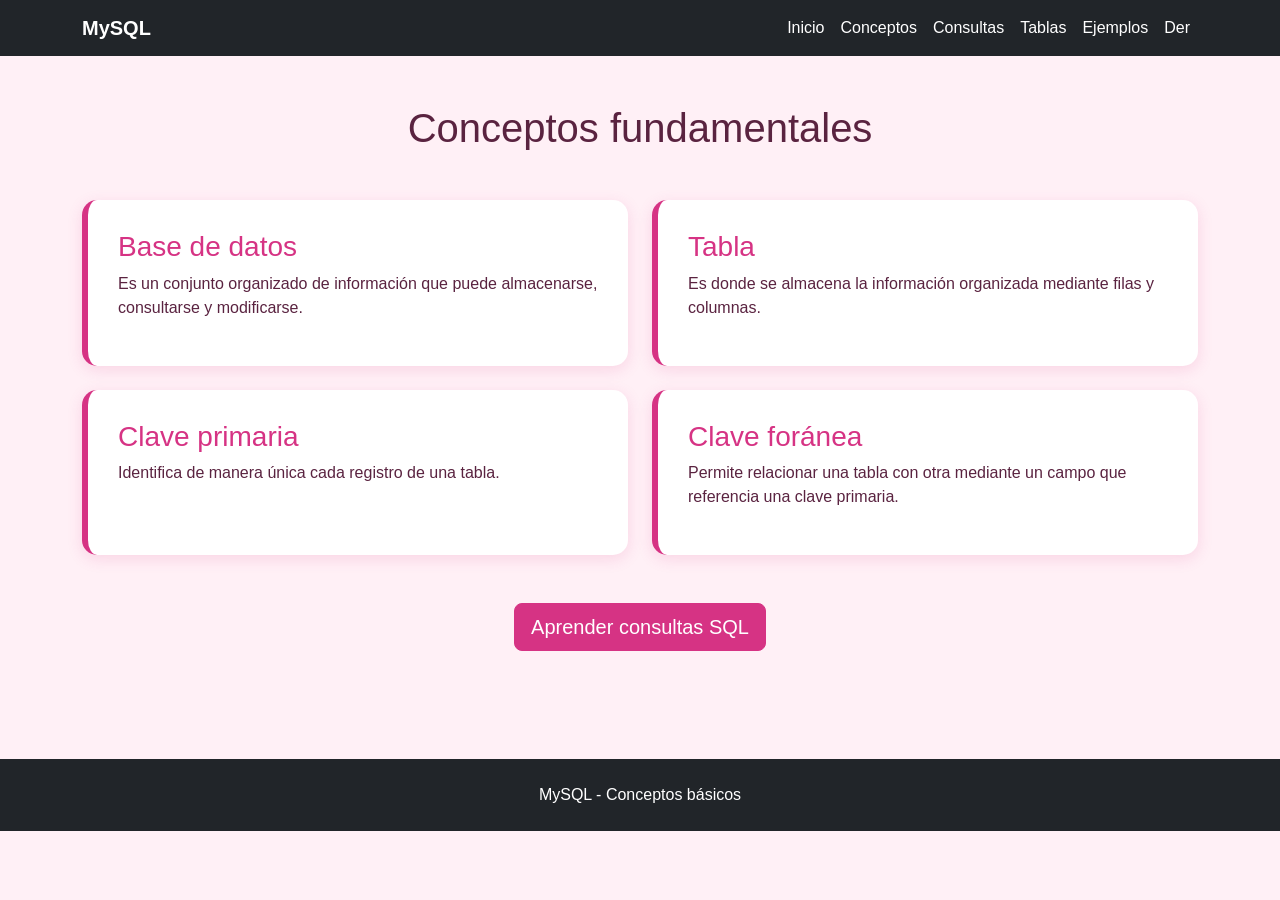
<file: Nuevo/conceptos.html>
<!DOCTYPE html>
<html lang="es">
<head>
    <meta charset="UTF-8">
    <meta name="viewport" content="width=device-width, initial-scale=1.0">

    <title>MySQL | Conceptos</title>

    <link href="https://cdn.jsdelivr.net/npm/bootstrap@5.3.3/dist/css/bootstrap.min.css" rel="stylesheet">
    <link rel="stylesheet" href="css/Estilo.css">
</head>

<body>

<nav class="navbar navbar-expand-lg navbar-dark bg-dark">
    <div class="container">
        <a class="navbar-brand fw-bold" href="index.html">MySQL</a>

        <button class="navbar-toggler" data-bs-toggle="collapse" data-bs-target="#menu">
            <span class="navbar-toggler-icon"></span>
        </button>

        <div class="collapse navbar-collapse" id="menu">
            <ul class="navbar-nav ms-auto">
                <li class="nav-item"><a class="nav-link" href="index.html">Inicio</a></li>
                <li class="nav-item"><a class="nav-link active" href="conceptos.html">Conceptos</a></li>
                <li class="nav-item"><a class="nav-link" href="consultas.html">Consultas</a></li>
                <li class="nav-item"><a class="nav-link" href="tablas.html">Tablas</a></li>
                <li class="nav-item"><a class="nav-link" href="ejemplos.html">Ejemplos</a></li>
                <li class="nav-item"><a class="nav-link" href="der.html">Der</a></li>
            </ul>
        </div>
    </div>
</nav>

<div class="container py-5">

    <h1 class="text-center mb-5">Conceptos fundamentales</h1>

    <div class="row g-4">

        <div class="col-md-6">
            <div class="info-box">
                <h3>Base de datos</h3>
                <p>
                    Es un conjunto organizado de información que puede
                    almacenarse, consultarse y modificarse.
                </p>
            </div>
        </div>

        <div class="col-md-6">
            <div class="info-box">
                <h3>Tabla</h3>
                <p>
                    Es donde se almacena la información organizada
                    mediante filas y columnas.
                </p>
            </div>
        </div>

        <div class="col-md-6">
            <div class="info-box">
                <h3>Clave primaria</h3>
                <p>
                    Identifica de manera única cada registro de una tabla.
                </p>
            </div>
        </div>

        <div class="col-md-6">
            <div class="info-box">
                <h3>Clave foránea</h3>
                <p>
                    Permite relacionar una tabla con otra mediante un campo
                    que referencia una clave primaria.
                </p>
            </div>
        </div>

    </div>

    <div class="text-center mt-5">
        <a href="consultas.html" class="btn btn-primary btn-lg">
            Aprender consultas SQL
        </a>
    </div>

</div>

<footer class="bg-dark text-white text-center p-4">
    <p class="mb-0">MySQL - Conceptos básicos</p>
</footer>

<script src="https://cdn.jsdelivr.net/npm/bootstrap@5.3.3/dist/js/bootstrap.bundle.min.js"></script>

</body>
</html>
</file>
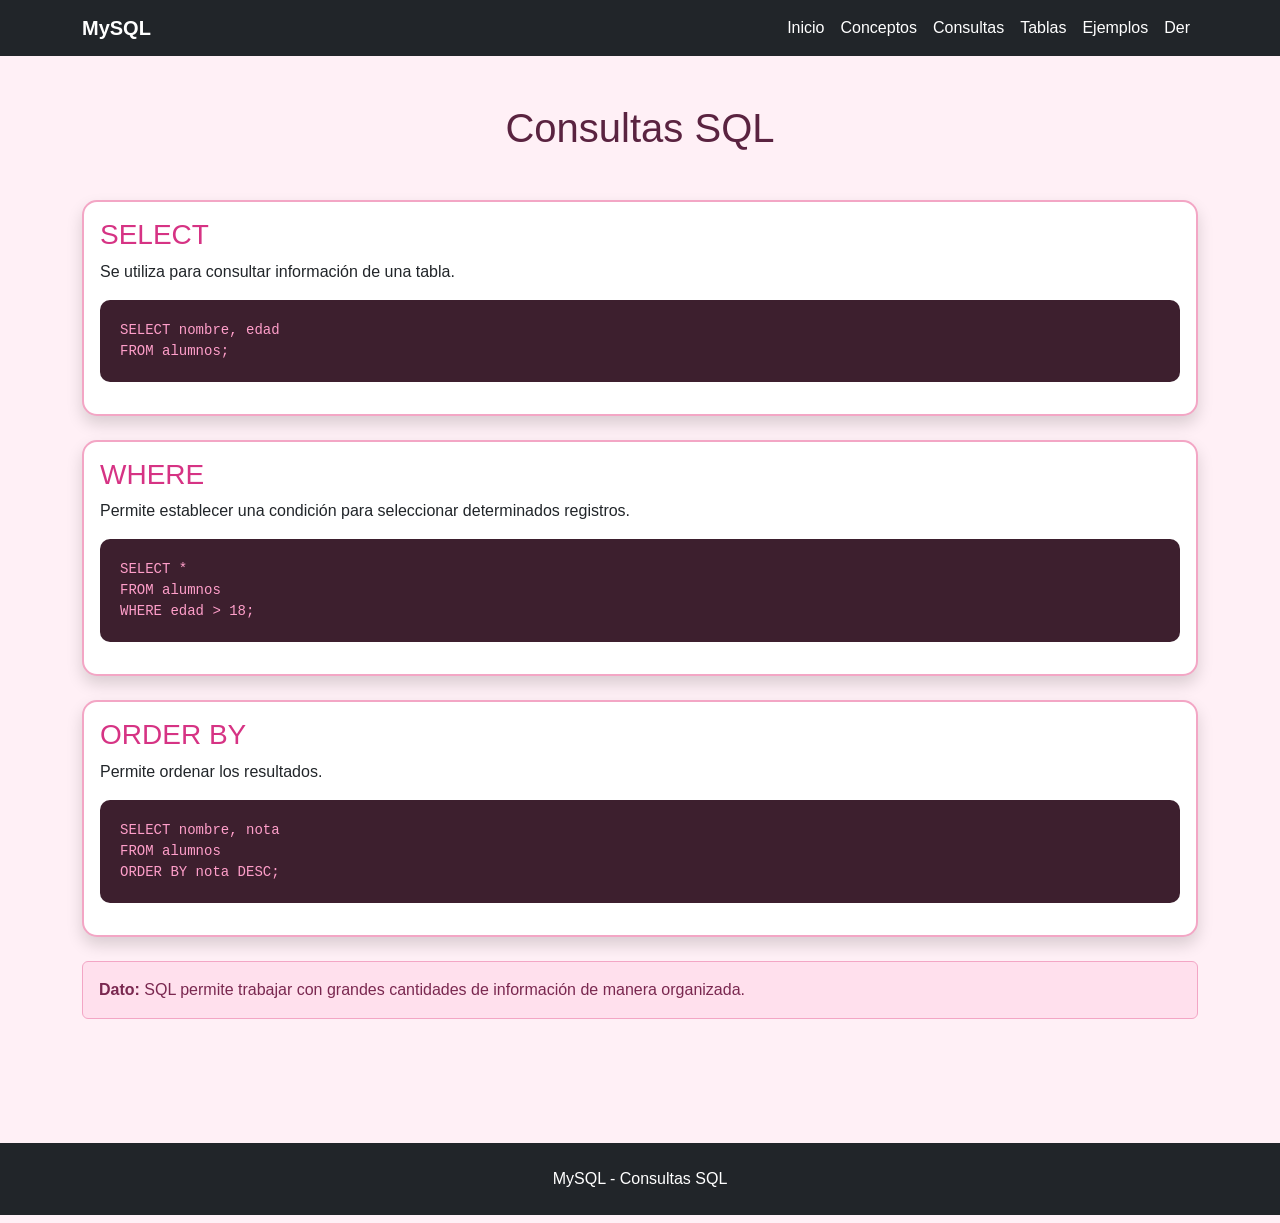
<file: Nuevo/consultas.html>
<!DOCTYPE html>
<html lang="es">
<head>
    <meta charset="UTF-8">
    <meta name="viewport" content="width=device-width, initial-scale=1.0">

    <title>MySQL | Consultas</title>

    <link href="https://cdn.jsdelivr.net/npm/bootstrap@5.3.3/dist/css/bootstrap.min.css" rel="stylesheet">
    <link rel="stylesheet" href="css/Estilo.css">
</head>

<body>

<nav class="navbar navbar-expand-lg navbar-dark bg-dark">
    <div class="container">
        <a class="navbar-brand fw-bold" href="index.html">MySQL</a>

        <button class="navbar-toggler" data-bs-toggle="collapse" data-bs-target="#menu">
            <span class="navbar-toggler-icon"></span>
        </button>

        <div class="collapse navbar-collapse" id="menu">
            <ul class="navbar-nav ms-auto">
                <li class="nav-item"><a class="nav-link" href="index.html">Inicio</a></li>
                <li class="nav-item"><a class="nav-link" href="conceptos.html">Conceptos</a></li>
                <li class="nav-item"><a class="nav-link active" href="consultas.html">Consultas</a></li>
                <li class="nav-item"><a class="nav-link" href="tablas.html">Tablas</a></li>
                <li class="nav-item"><a class="nav-link" href="ejemplos.html">Ejemplos</a></li>
                <li class="nav-item"><a class="nav-link" href="der.html">Der</a></li>
            </ul>
        </div>
    </div>
</nav>

<div class="container py-5">

    <h1 class="text-center mb-5">Consultas SQL</h1>

    <div class="card shadow mb-4">
        <div class="card-body">
            <h3>SELECT</h3>

            <p>
                Se utiliza para consultar información de una tabla.
            </p>

            <pre><code>SELECT nombre, edad
FROM alumnos;</code></pre>
        </div>
    </div>

    <div class="card shadow mb-4">
        <div class="card-body">
            <h3>WHERE</h3>

            <p>
                Permite establecer una condición para seleccionar
                determinados registros.
            </p>

            <pre><code>SELECT *
FROM alumnos
WHERE edad > 18;</code></pre>
        </div>
    </div>

    <div class="card shadow mb-4">
        <div class="card-body">
            <h3>ORDER BY</h3>

            <p>
                Permite ordenar los resultados.
            </p>

            <pre><code>SELECT nombre, nota
FROM alumnos
ORDER BY nota DESC;</code></pre>
        </div>
    </div>

    <div class="alert alert-info">
        <strong>Dato:</strong>
        SQL permite trabajar con grandes cantidades de información
        de manera organizada.
    </div>

</div>

<footer class="bg-dark text-white text-center p-4">
    <p class="mb-0">MySQL - Consultas SQL</p>
</footer>

<script src="https://cdn.jsdelivr.net/npm/bootstrap@5.3.3/dist/js/bootstrap.bundle.min.js"></script>

</body>
</html>
</file>
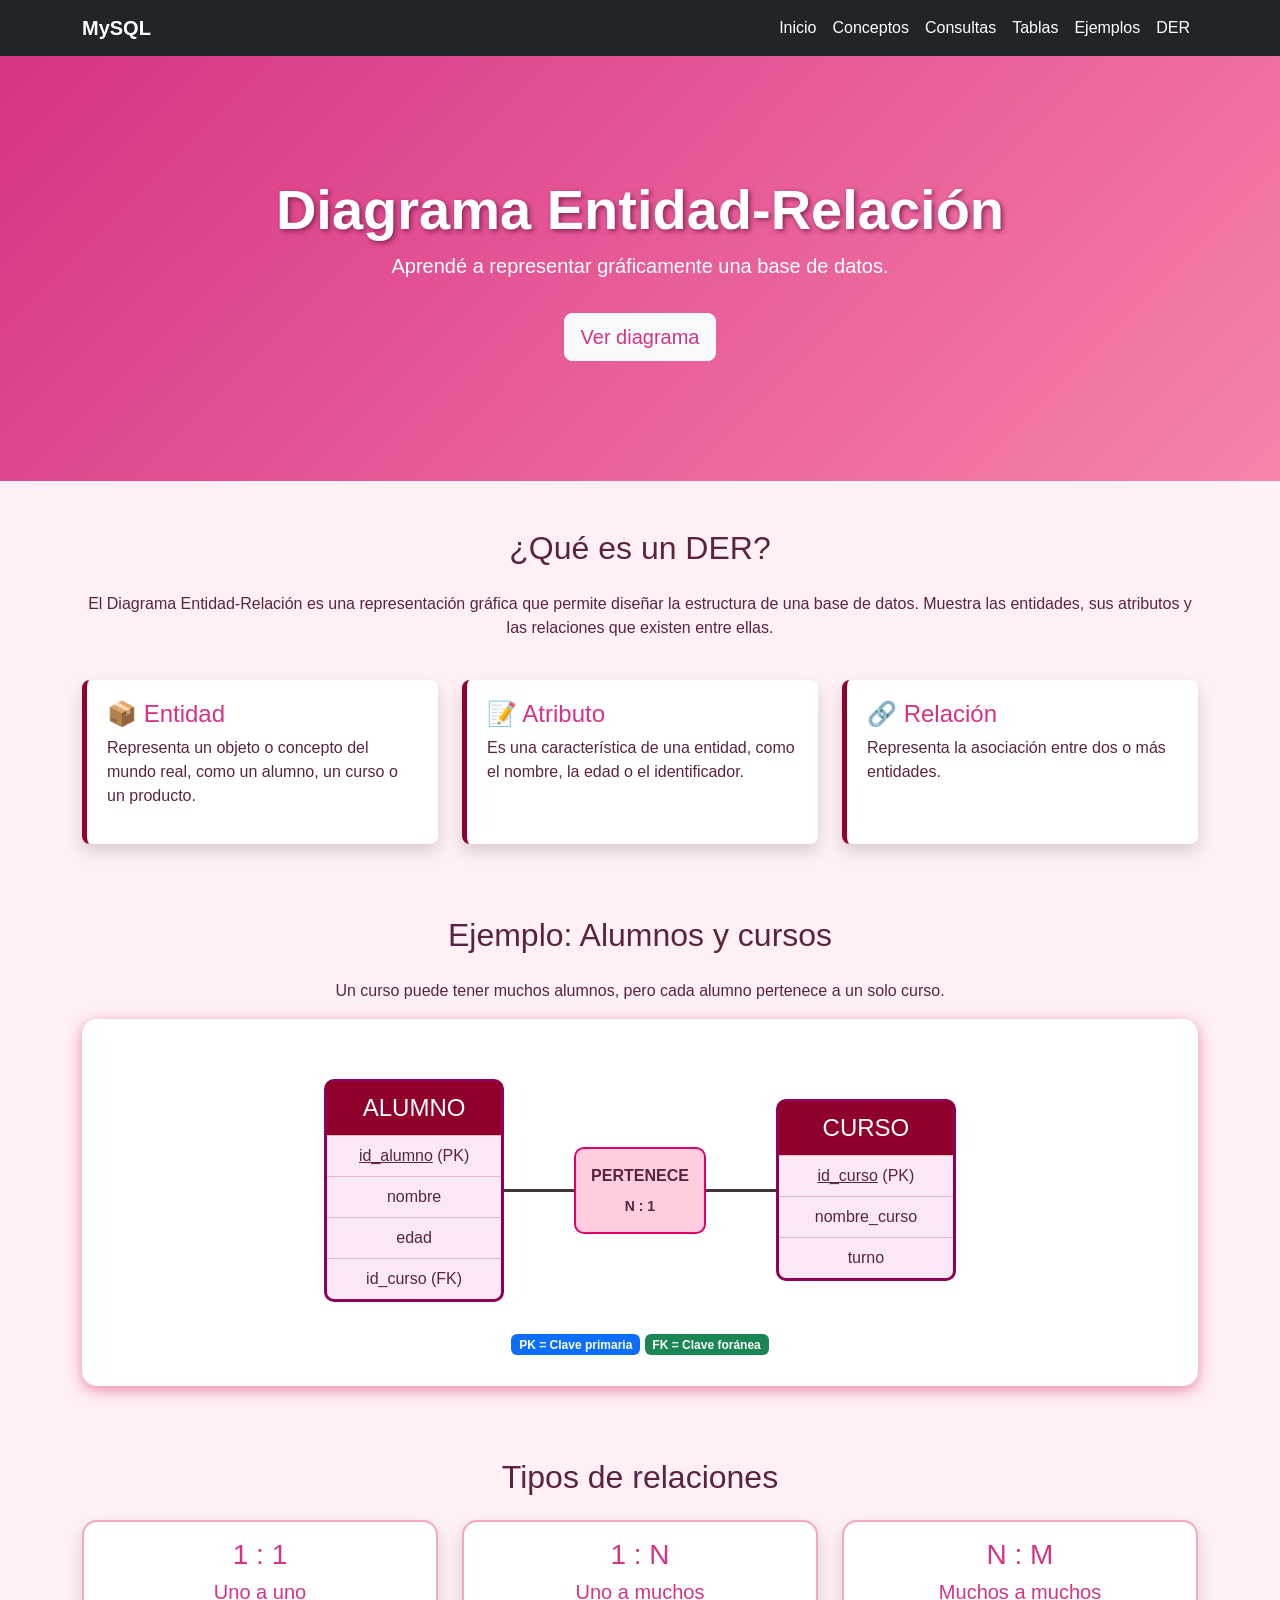
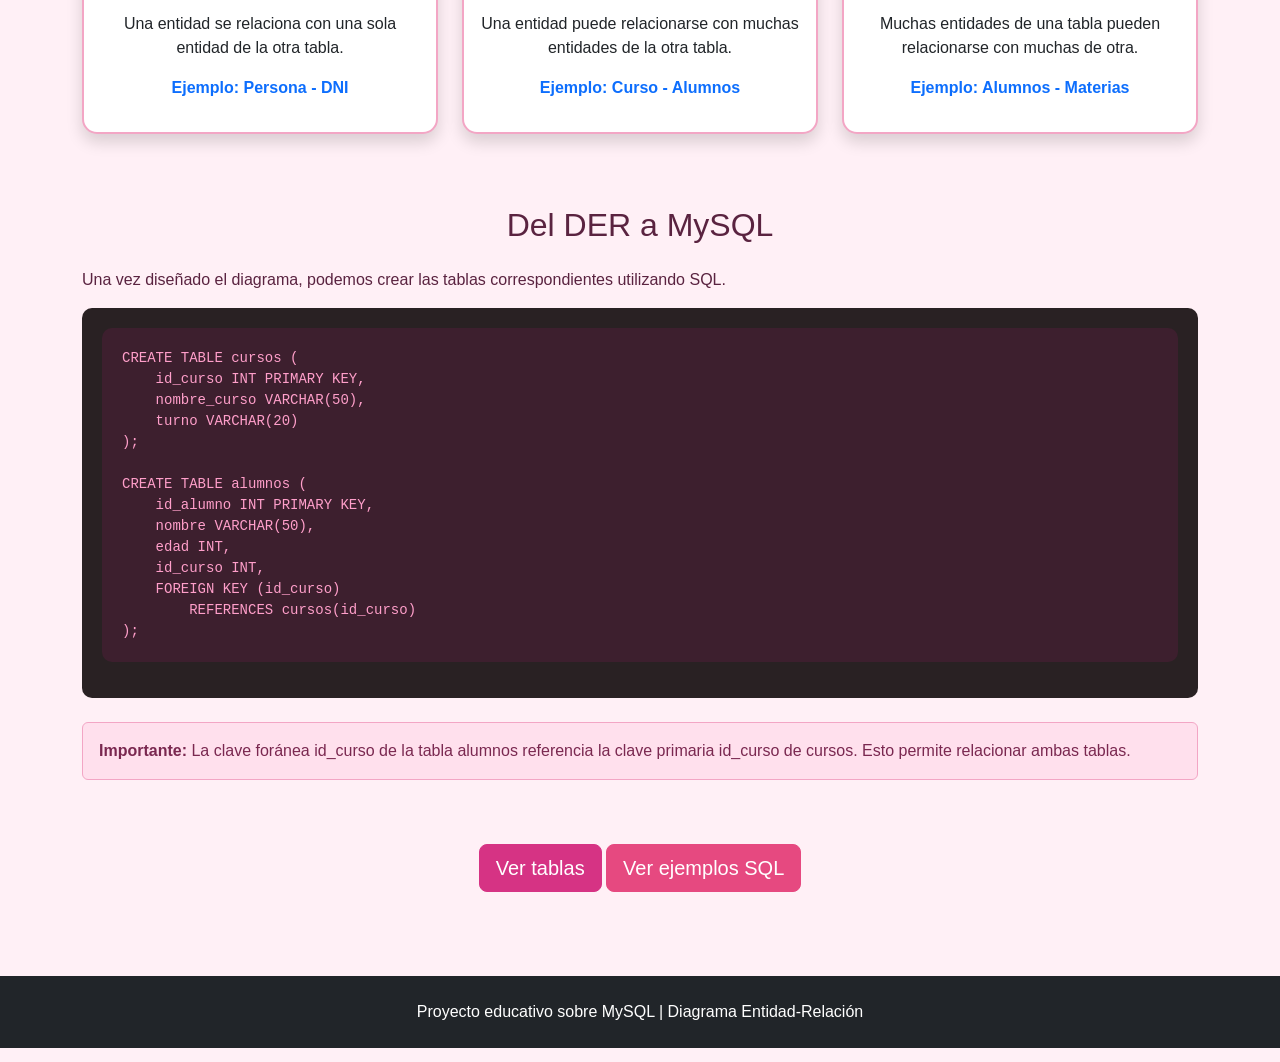
<file: Nuevo/der.html>
<!DOCTYPE html>
<html lang="es">

<head>
    <meta charset="UTF-8">
    <meta name="viewport" content="width=device-width, initial-scale=1.0">

    <title>MySQL | Diagrama Entidad-Relación</title>

    <link href="https://cdn.jsdelivr.net/npm/bootstrap@5.3.3/dist/css/bootstrap.min.css" rel="stylesheet">

    <link rel="stylesheet" href="css/Estilo.css">

    <style>
        .der-container {
            background: rgb(255, 255, 255);
            padding: 30px;
            border-radius: 15px;
            box-shadow: 0 4px 15px rgb(230, 137, 165);
            overflow-x: auto;
        }

        .entidad {
            border: 3px solid #8f0058;
            border-radius: 10px;
            min-width: 180px;
            background: #fae8f7;
            text-align: center;
        }

        .entidad h4 {
            background: #8f002b;
            color: white;
            padding: 12px;
            margin: 0;
        }

        .entidad p {
            padding: 8px;
            margin: 0;
            border-top: 1px solid #e3b8c6;
        }

        .relacion {
            background: #ffcdde;
            border: 2px solid #e00068;
            padding: 15px;
            border-radius: 10px;
            text-align: center;
            min-width: 130px;
            font-weight: bold;
        }

        .linea {
            width: 70px;
            height: 3px;
            background: #40343a;
            flex-shrink: 0;
        }

        .diagrama {
            display: flex;
            align-items: center;
            justify-content: center;
            gap: 0;
            min-width: 650px;
            padding: 30px 10px;
        }

        .explicacion {
            background: white;
            border-left: 5px solid #8f0037;
            padding: 20px;
            border-radius: 8px;
            height: 100%;
        }

        .codigo {
            background: #292123;
            color: #ff004c;
            padding: 20px;
            border-radius: 10px;
            overflow-x: auto;
        }
    </style>

</head>

<body>

<nav class="navbar navbar-expand-lg navbar-dark bg-dark">

    <div class="container">

        <a class="navbar-brand fw-bold" href="index.html">
            MySQL
        </a>

        <button class="navbar-toggler"
                data-bs-toggle="collapse"
                data-bs-target="#menu">

            <span class="navbar-toggler-icon"></span>

        </button>

        <div class="collapse navbar-collapse" id="menu">

            <ul class="navbar-nav ms-auto">

                <li class="nav-item">
                    <a class="nav-link" href="index.html">Inicio</a>
                </li>

                <li class="nav-item">
                    <a class="nav-link" href="conceptos.html">Conceptos</a>
                </li>

                <li class="nav-item">
                    <a class="nav-link" href="consultas.html">Consultas</a>
                </li>

                <li class="nav-item">
                    <a class="nav-link" href="tablas.html">Tablas</a>
                </li>

                <li class="nav-item">
                    <a class="nav-link" href="ejemplos.html">Ejemplos</a>
                </li>

                <li class="nav-item">
                    <a class="nav-link active" href="der.html">DER</a>
                </li>

            </ul>

        </div>

    </div>

</nav>


<header class="hero text-center text-white">

    <div class="container">

        <h1 class="display-4 fw-bold">
            Diagrama Entidad-Relación
        </h1>

        <p class="lead">
            Aprendé a representar gráficamente una base de datos.
        </p>

        <a href="#diagrama" class="btn btn-light btn-lg mt-3">
            Ver diagrama
        </a>

    </div>

</header>


<section class="container py-5">

    <h2 class="text-center mb-4">
        ¿Qué es un DER?
    </h2>

    <p class="text-center">
        El Diagrama Entidad-Relación es una representación gráfica
        que permite diseñar la estructura de una base de datos.
        Muestra las entidades, sus atributos y las relaciones
        que existen entre ellas.
    </p>

    <div class="row g-4 mt-3">

        <div class="col-md-4">

            <div class="explicacion shadow">

                <h4>📦 Entidad</h4>

                <p>
                    Representa un objeto o concepto del mundo real,
                    como un alumno, un curso o un producto.
                </p>

            </div>

        </div>

        <div class="col-md-4">

            <div class="explicacion shadow">

                <h4>📝 Atributo</h4>

                <p>
                    Es una característica de una entidad,
                    como el nombre, la edad o el identificador.
                </p>

            </div>

        </div>

        <div class="col-md-4">

            <div class="explicacion shadow">

                <h4>🔗 Relación</h4>

                <p>
                    Representa la asociación entre dos o más
                    entidades.
                </p>

            </div>

        </div>

    </div>

</section>


<section class="container py-4" id="diagrama">

    <h2 class="text-center mb-4">
        Ejemplo: Alumnos y cursos
    </h2>

    <p class="text-center">
        Un curso puede tener muchos alumnos, pero cada alumno
        pertenece a un solo curso.
    </p>

    <div class="der-container">

        <div class="diagrama">

            <div class="entidad">

                <h4>ALUMNO</h4>

                <p><u>id_alumno</u> (PK)</p>
                <p>nombre</p>
                <p>edad</p>
                <p>id_curso (FK)</p>

            </div>

            <div class="linea"></div>

            <div class="relacion">

                PERTENECE

                <div class="small mt-2">
                    N : 1
                </div>

            </div>

            <div class="linea"></div>

            <div class="entidad">

                <h4>CURSO</h4>

                <p><u>id_curso</u> (PK)</p>
                <p>nombre_curso</p>
                <p>turno</p>

            </div>

        </div>

        <div class="text-center">

            <span class="badge bg-primary">
                PK = Clave primaria
            </span>

            <span class="badge bg-success">
                FK = Clave foránea
            </span>

        </div>

    </div>

</section>


<section class="container py-5">

    <h2 class="text-center mb-4">
        Tipos de relaciones
    </h2>

    <div class="row g-4">

        <div class="col-md-4">

            <div class="card shadow h-100">

                <div class="card-body text-center">

                    <h3>1 : 1</h3>

                    <h5>Uno a uno</h5>

                    <p>
                        Una entidad se relaciona con una sola
                        entidad de la otra tabla.
                    </p>

                    <p class="text-primary fw-bold">
                        Ejemplo: Persona - DNI
                    </p>

                </div>

            </div>

        </div>

        <div class="col-md-4">

            <div class="card shadow h-100">

                <div class="card-body text-center">

                    <h3>1 : N</h3>

                    <h5>Uno a muchos</h5>

                    <p>
                        Una entidad puede relacionarse con
                        muchas entidades de la otra tabla.
                    </p>

                    <p class="text-primary fw-bold">
                        Ejemplo: Curso - Alumnos
                    </p>

                </div>

            </div>

        </div>

        <div class="col-md-4">

            <div class="card shadow h-100">

                <div class="card-body text-center">

                    <h3>N : M</h3>

                    <h5>Muchos a muchos</h5>

                    <p>
                        Muchas entidades de una tabla pueden
                        relacionarse con muchas de otra.
                    </p>

                    <p class="text-primary fw-bold">
                        Ejemplo: Alumnos - Materias
                    </p>

                </div>

            </div>

        </div>

    </div>

</section>


<section class="container py-4">

    <h2 class="text-center mb-4">
        Del DER a MySQL
    </h2>

    <p>
        Una vez diseñado el diagrama, podemos crear las tablas
        correspondientes utilizando SQL.
    </p>

    <div class="codigo">

<pre><code>CREATE TABLE cursos (
    id_curso INT PRIMARY KEY,
    nombre_curso VARCHAR(50),
    turno VARCHAR(20)
);

CREATE TABLE alumnos (
    id_alumno INT PRIMARY KEY,
    nombre VARCHAR(50),
    edad INT,
    id_curso INT,
    FOREIGN KEY (id_curso)
        REFERENCES cursos(id_curso)
);</code></pre>

    </div>

    <div class="alert alert-info mt-4">

        <strong>Importante:</strong>

        La clave foránea id_curso de la tabla alumnos
        referencia la clave primaria id_curso de cursos.
        Esto permite relacionar ambas tablas.

    </div>

</section>


<div class="text-center py-4">

    <a href="tablas.html" class="btn btn-primary btn-lg">
        Ver tablas
    </a>

    <a href="ejemplos.html" class="btn btn-success btn-lg">
        Ver ejemplos SQL
    </a>

</div>


<footer class="bg-dark text-white text-center p-4">

    <p class="mb-0">
        Proyecto educativo sobre MySQL | Diagrama Entidad-Relación
    </p>

</footer>


<script src="https://cdn.jsdelivr.net/npm/bootstrap@5.3.3/dist/js/bootstrap.bundle.min.js"></script>

</body>

</html>
</file>
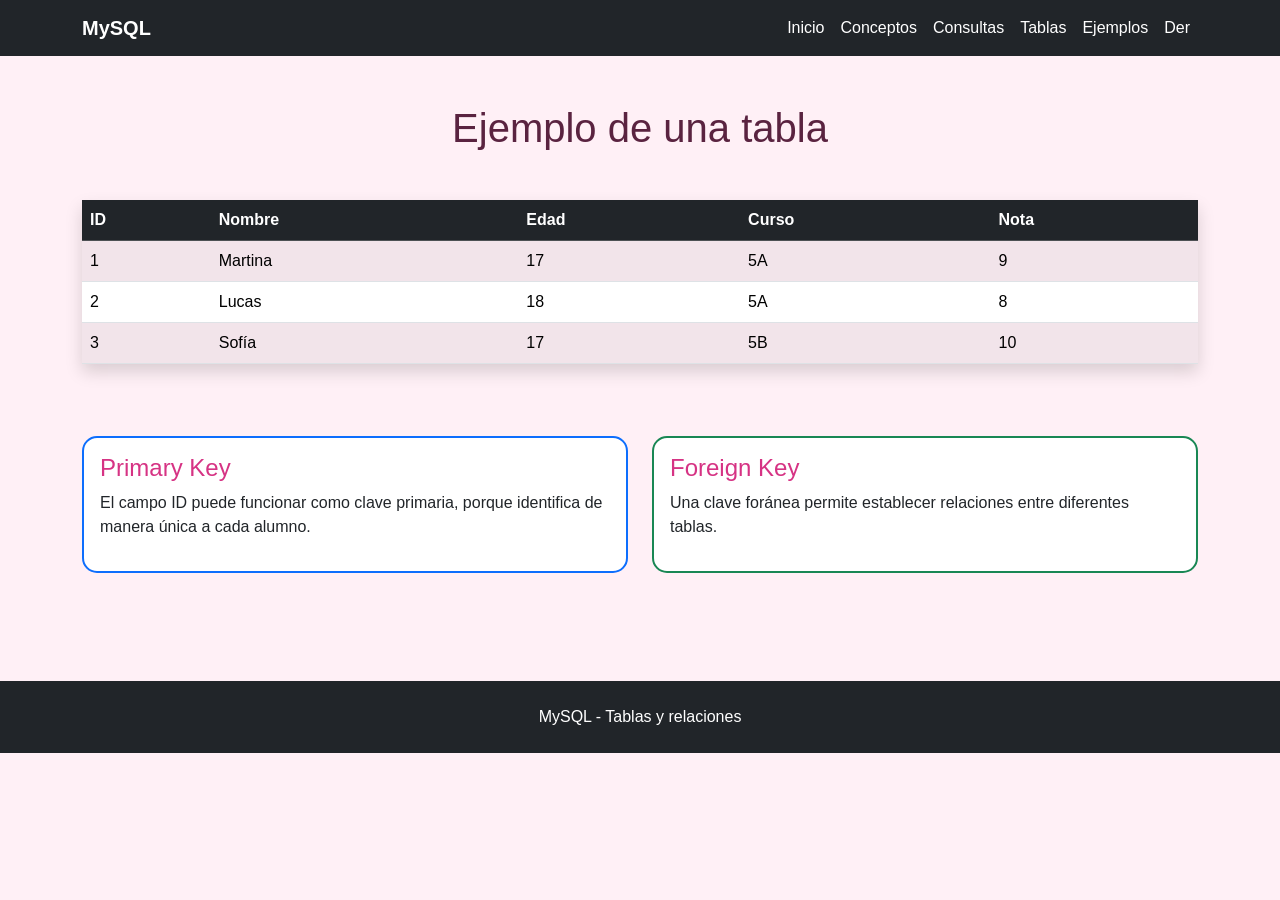
<file: Nuevo/tablas.html>
<!DOCTYPE html>
<html lang="es">
<head>
    <meta charset="UTF-8">
    <meta name="viewport" content="width=device-width, initial-scale=1.0">

    <title>MySQL | Tablas</title>

    <link href="https://cdn.jsdelivr.net/npm/bootstrap@5.3.3/dist/css/bootstrap.min.css" rel="stylesheet">
    <link rel="stylesheet" href="css/Estilo.css">
</head>

<body>

<nav class="navbar navbar-expand-lg navbar-dark bg-dark">
    <div class="container">
        <a class="navbar-brand fw-bold" href="index.html">MySQL</a>

        <button class="navbar-toggler" data-bs-toggle="collapse" data-bs-target="#menu">
            <span class="navbar-toggler-icon"></span>
        </button>

        <div class="collapse navbar-collapse" id="menu">
            <ul class="navbar-nav ms-auto">
                <li class="nav-item"><a class="nav-link" href="index.html">Inicio</a></li>
                <li class="nav-item"><a class="nav-link" href="conceptos.html">Conceptos</a></li>
                <li class="nav-item"><a class="nav-link" href="consultas.html">Consultas</a></li>
                <li class="nav-item"><a class="nav-link active" href="tablas.html">Tablas</a></li>
                <li class="nav-item"><a class="nav-link" href="ejemplos.html">Ejemplos</a></li>
                <li class="nav-item"><a class="nav-link" href="der.html">Der</a></li>
            </ul>
        </div>
    </div>
</nav>

<div class="container py-5">

    <h1 class="text-center mb-5">Ejemplo de una tabla</h1>

    <div class="table-responsive shadow">

        <table class="table table-striped table-hover mb-0">

            <thead class="table-dark">
                <tr>
                    <th>ID</th>
                    <th>Nombre</th>
                    <th>Edad</th>
                    <th>Curso</th>
                    <th>Nota</th>
                </tr>
            </thead>

            <tbody>
                <tr>
                    <td>1</td>
                    <td>Martina</td>
                    <td>17</td>
                    <td>5A</td>
                    <td>9</td>
                </tr>

                <tr>
                    <td>2</td>
                    <td>Lucas</td>
                    <td>18</td>
                    <td>5A</td>
                    <td>8</td>
                </tr>

                <tr>
                    <td>3</td>
                    <td>Sofía</td>
                    <td>17</td>
                    <td>5B</td>
                    <td>10</td>
                </tr>
            </tbody>

        </table>

    </div>

    <div class="row mt-5 g-4">

        <div class="col-md-6">
            <div class="card border-primary h-100">
                <div class="card-body">
                    <h4>Primary Key</h4>
                    <p>
                        El campo ID puede funcionar como clave primaria,
                        porque identifica de manera única a cada alumno.
                    </p>
                </div>
            </div>
        </div>

        <div class="col-md-6">
            <div class="card border-success h-100">
                <div class="card-body">
                    <h4>Foreign Key</h4>
                    <p>
                        Una clave foránea permite establecer relaciones
                        entre diferentes tablas.
                    </p>
                </div>
            </div>
        </div>

    </div>

</div>

<footer class="bg-dark text-white text-center p-4">
    <p class="mb-0">MySQL - Tablas y relaciones</p>
</footer>

<script src="https://cdn.jsdelivr.net/npm/bootstrap@5.3.3/dist/js/bootstrap.bundle.min.js"></script>

</body>
</html>
</file>
<file: Nuevo/css/Estilo.css>
body {
    background-color: #fff0f6;
    font-family: Arial, sans-serif;
    color: #5a2340;
}

.navbar {
    background-color: #d63384;
}

.navbar-brand {
    color: white;
}

.nav-link {
    color: white;
}

.nav-link:hover,
.nav-link.active {
    color: #ffd6e8;
}

.hero {
    background: linear-gradient(135deg, #d63384, #f783ac);
    padding: 120px 20px;
}

.hero h1 {
    text-shadow: 2px 2px 5px #8a2454;
}

.btn-primary {
    background-color: #d63384;
    border-color: #d63384;
}

.btn-primary:hover {
    background-color: #b5256b;
    border-color: #b5256b;
}

.btn-success {
    background-color: #e64980;
    border-color: #e64980;
}

.btn-success:hover {
    background-color: #c93669;
    border-color: #c93669;
}

.btn-light {
    color: #d63384;
}

.card {
    background-color: #ffffff;
    border: 2px solid #f3a6c5;
    border-radius: 15px;
    transition: 0.3s;
}

.card:hover {
    transform: translateY(-8px);
    box-shadow: 0 8px 20px rgba(214, 51, 132, 0.25);
}

.card-title,
.card h3,
.card h4,
.card h5 {
    color: #d63384;
}

.info-box {
    background-color: #ffffff;
    border-left: 6px solid #d63384;
    padding: 30px;
    border-radius: 15px;
    box-shadow: 0 4px 15px rgba(214, 51, 132, 0.15);
    height: 100%;
}

.info-box h3 {
    color: #d63384;
}

.table {
    background-color: white;
}

.table-dark {
    background-color: #d63384;
}

.table-striped > tbody > tr:nth-of-type(odd) > * {
    background-color: #fff0f6;
}

.table-hover > tbody > tr:hover > * {
    background-color: #ffd6e8;
}

pre {
    background-color: #3d1f2e;
    color: #ff9fca;
    padding: 20px;
    border-radius: 10px;
    overflow-x: auto;
}

code {
    color: #ff9fca;
    font-family: Consolas, monospace;
}

.form-control,
.form-select {
    border: 2px solid #f3a6c5;
}

.form-control:focus,
.form-select:focus {
    border-color: #d63384;
    box-shadow: 0 0 0 0.2rem rgba(214, 51, 132, 0.2);
}

.alert-info {
    background-color: #ffe0ed;
    border-color: #f3a6c5;
    color: #7a2850;
}

.badge.bg-primary {
    background-color: #d63384;
}

.badge.bg-success {
    background-color: #e64980;
}

footer {
    background-color: #8f2859;
    margin-top: 60px;
}

footer p {
    color: white;
}

.entidad {
    border-color: #d63384;
    background-color: #fff0f6;
}

.entidad h4 {
    background-color: #d63384;
}

.relacion {
    background-color: #ffe0ed;
    border-color: #e64980;
}

.linea {
    background-color: #d63384;
}

.explicacion {
    border-left-color: #d63384;
    background-color: white;
}

.explicacion h4 {
    color: #d63384;
}
</file>
